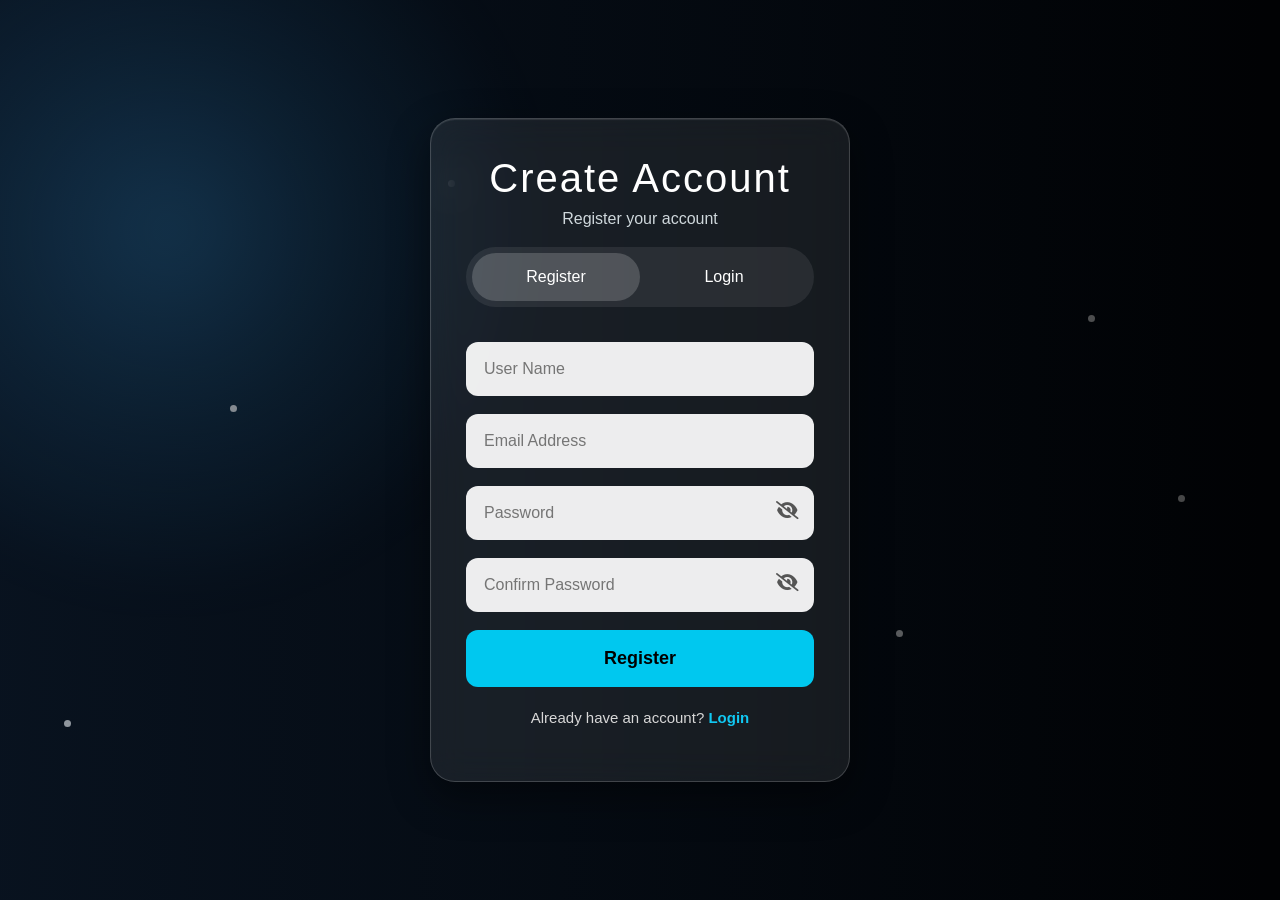
<file: Register.html>
<!DOCTYPE html>
<html lang="en">
<head>
<meta charset="UTF-8">
<meta name="viewport" content="width=device-width, initial-scale=1.0">
<title>Register</title>
<link href="https://cdn.jsdelivr.net/npm/bootstrap@5.3.3/dist/css/bootstrap.min.css" rel="stylesheet">
<link rel="stylesheet"
href="https://cdnjs.cloudflare.com/ajax/libs/font-awesome/6.5.1/css/all.min.css">
<link rel="stylesheet" href="css/RegisterStyle.css">
</head>
<body>
 <div class="particle p1"></div>
    <div class="particle p2"></div>
    <div class="particle p3"></div>
    <div class="particle p4"></div>
    <div class="particle p5"></div>
    <div class="particle p6"></div>
<div class="auth-card">

    <h2>Create Account</h2>
    <p class="subtitle">Register your account</p>

    <div class="switch-box">
        <a href="register.html" class="active">Register</a>
        <a href="index.html">Login</a>
        
    </div>

    <form id="registerForm">

        
            <input type="text"
            id="UserName"
            class="glass-input"
            placeholder="User Name"
            required>
         


        <input type="email"
               id="email"
               class="glass-input"
               placeholder="Email Address"
               required>

        <div class="password-box">
            <input type="password"
                   id="password"
                   class="glass-input"
                   placeholder="Password"
                   required>
             <i class="fa-solid fa-eye-slash eye"
   onclick="togglePassword('password', this)"></i>
        </div>

        <div class="password-box">
            <input type="password"
                   id="confirmPassword"
                   class="glass-input"
                   placeholder="Confirm Password"
                   required>

            <i class="fa-solid fa-eye-slash eye"
   onclick="togglePassword('confirmPassword', this)"></i>
        </div>

        <button class="glass-btn">
            Register
        </button>
        <p class="account-link">
    Already have an account?
    <a href="index.html">Login</a>
</p>
    </form>

</div>

<script src="Js/RegisterScript.js"></script>

</body>
</html>
</file>
<file: css/RegisterStyle.css>
*{
    margin:0;
    padding:0;
    box-sizing:border-box;
    font-family:'Poppins',sans-serif;
}



body{
    margin:0;
    padding:0;
    min-height:100vh;
    display:flex;
    justify-content:center;
    align-items:center;
    overflow:hidden;
    font-family:'Poppins',sans-serif;
    background:#02070f;
    position:relative;
}

body::before{
    content:"";
    position:absolute;
    width:700px;
    height:700px;
    left:-180px;
    top:-120px;
    border-radius:50%;
    background:radial-gradient(circle,
    rgba(52,152,219,.45) 0%,
    rgba(41,128,185,.25) 35%,
    rgba(10,25,47,0) 75%);
    filter:blur(25px);
}

body::after{
    content:"";
    position:absolute;
    inset:0;
    background:linear-gradient(
        90deg,
        rgba(16,32,50,.45),
        rgba(0,0,0,.75)
    );
}


.auth-card{
    width:420px;
    padding:35px;
    position:relative;
    z-index:10;

    background:rgba(255,255,255,.08);
    backdrop-filter:blur(18px);
    -webkit-backdrop-filter:blur(18px);

    border:1px solid rgba(255,255,255,.18);

    border-radius:25px;

    box-shadow:
        0 15px 40px rgba(0,0,0,.45),
        inset 0 1px 1px rgba(255,255,255,.12);
}

h2{
    color:#fff;
    text-align:center;
    font-size:40px;
    letter-spacing:2px;
    margin-bottom:5px;
}

.subtitle{
    color:#cfd8dc;
    text-align:center;
}
.switch-box{
    display:flex;
    background:rgba(255,255,255,.08);
    padding:6px;
    border-radius:40px;
    margin-bottom:35px;
}

.switch-box a{
    flex:1;
    text-align:center;
    text-decoration:none;
    color:#ffffff;
    padding:12px;
    border-radius:40px;
    transition:.4s;
}

.switch-box .active{
    background:rgba(255,255,255,.18);
}


.glass-input{
    width:100%;
    padding:15px 18px;
    margin-bottom:18px;

    background:rgba(255,255,255,.92);

    border:none;
    border-radius:12px;

    color:#333;
    font-size:16px;

    transition:.3s;
}

.glass-input:focus{
    outline:none;
    box-shadow:0 0 15px rgba(0,191,255,.5);
}

.password-box{
    position:relative;
}

.eye{
    position:absolute;
    right:15px;
    top:16px;
    color:#555;
    cursor:pointer;
    font-size:18px;
}

.options{
    display:flex;
    justify-content:space-between;
    margin-bottom:20px;
    font-size:14px;
    color:#fff;
}

.options a{
    text-decoration:none;
     color:#fff;
}

.glass-btn{
    width:100%;
    padding:15px;

    border:none;
    border-radius:12px;

    background:#00c8ef;
    color:#000;
    font-size:18px;
    font-weight:700;

    cursor:pointer;
    transition:.4s;
}

.glass-btn:hover{
    background:#00d9ff;
    box-shadow:0 0 20px #00d9ff;
}

@media(max-width:450px){
    .auth-card{
        width:95%;
    }
}


.particle{
    position:absolute;
    width:7px;
    height:7px;
    background:rgb(255, 255, 255);
    border-radius:50%;
    animation:float 10s linear infinite;
}

.p1{left:5%;top:80%;}
.p2{left:18%;top:45%;}
.p3{left:35%;top:20%;}
.p4{left:70%;top:70%;}
.p5{left:85%;top:35%;}
.p6{left:92%;top:55%;}

@keyframes float{
    0%{
        transform:translateY(0);
        opacity:.3;
    }
    50%{
        opacity:1;
    }
    100%{
        transform:translateY(-40px);
        opacity:.3;
    }
}
.account-link{
    text-align:center;
    margin-top:20px;
    color:#d8d8d8;
    font-size:15px;
}

.account-link a{
    color:#11c8f2;
    text-decoration:none;
    font-weight:600;
    transition:0.3s;
}

.account-link a:hover{
    color:#19d8ff;
    text-shadow:0 0 10px rgba(17,200,242,.8);
}
</file>
